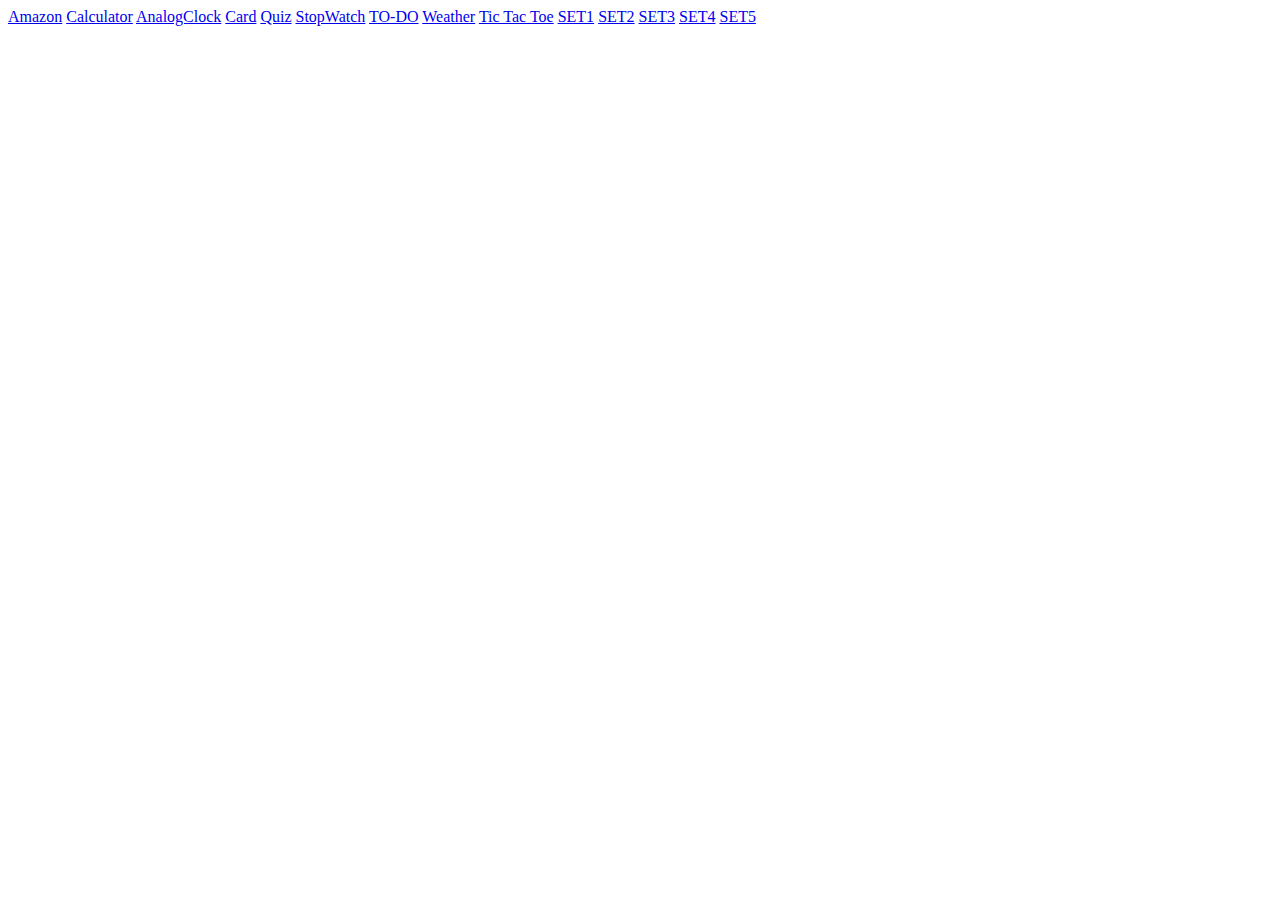
<file: index.html>
<!DOCTYPE html>
<html lang="en">
  <head>
    <meta charset="UTF-8" />
    <meta name="viewport" content="width=device-width, initial-scale=1.0" />
    <title>Document</title>
  </head>
  <body>
    <a href="./Amazon/index.html">Amazon</a>
    <a href="./Calculator/index.html">Calculator</a>
    <a href="./AnalogClock/index.html">AnalogClock</a>
    <a href="./card hover animation/index.html">Card</a>
    <a href="./Quiz/index.html">Quiz</a>
    <a href="./StopWatch/index.html">StopWatch</a>
    <a href="./TO-DO/index.html">TO-DO</a>
    <a href="./Weather/index.html">Weather</a>
    <a href="./Tik Tac Toe/index.html">Tic Tac Toe</a>
    <a href="./SET 1/practice set1.html">SET1</a>
    <a href="./SET 2/practice2.html">SET2</a>
    <a href="./SET 3/practice3.html">SET3</a>
    <a href="./SET 4/practice4.html">SET4</a>
    <a href="./SET 5/practice5.html">SET5</a>
  </body>
</html>
</file>
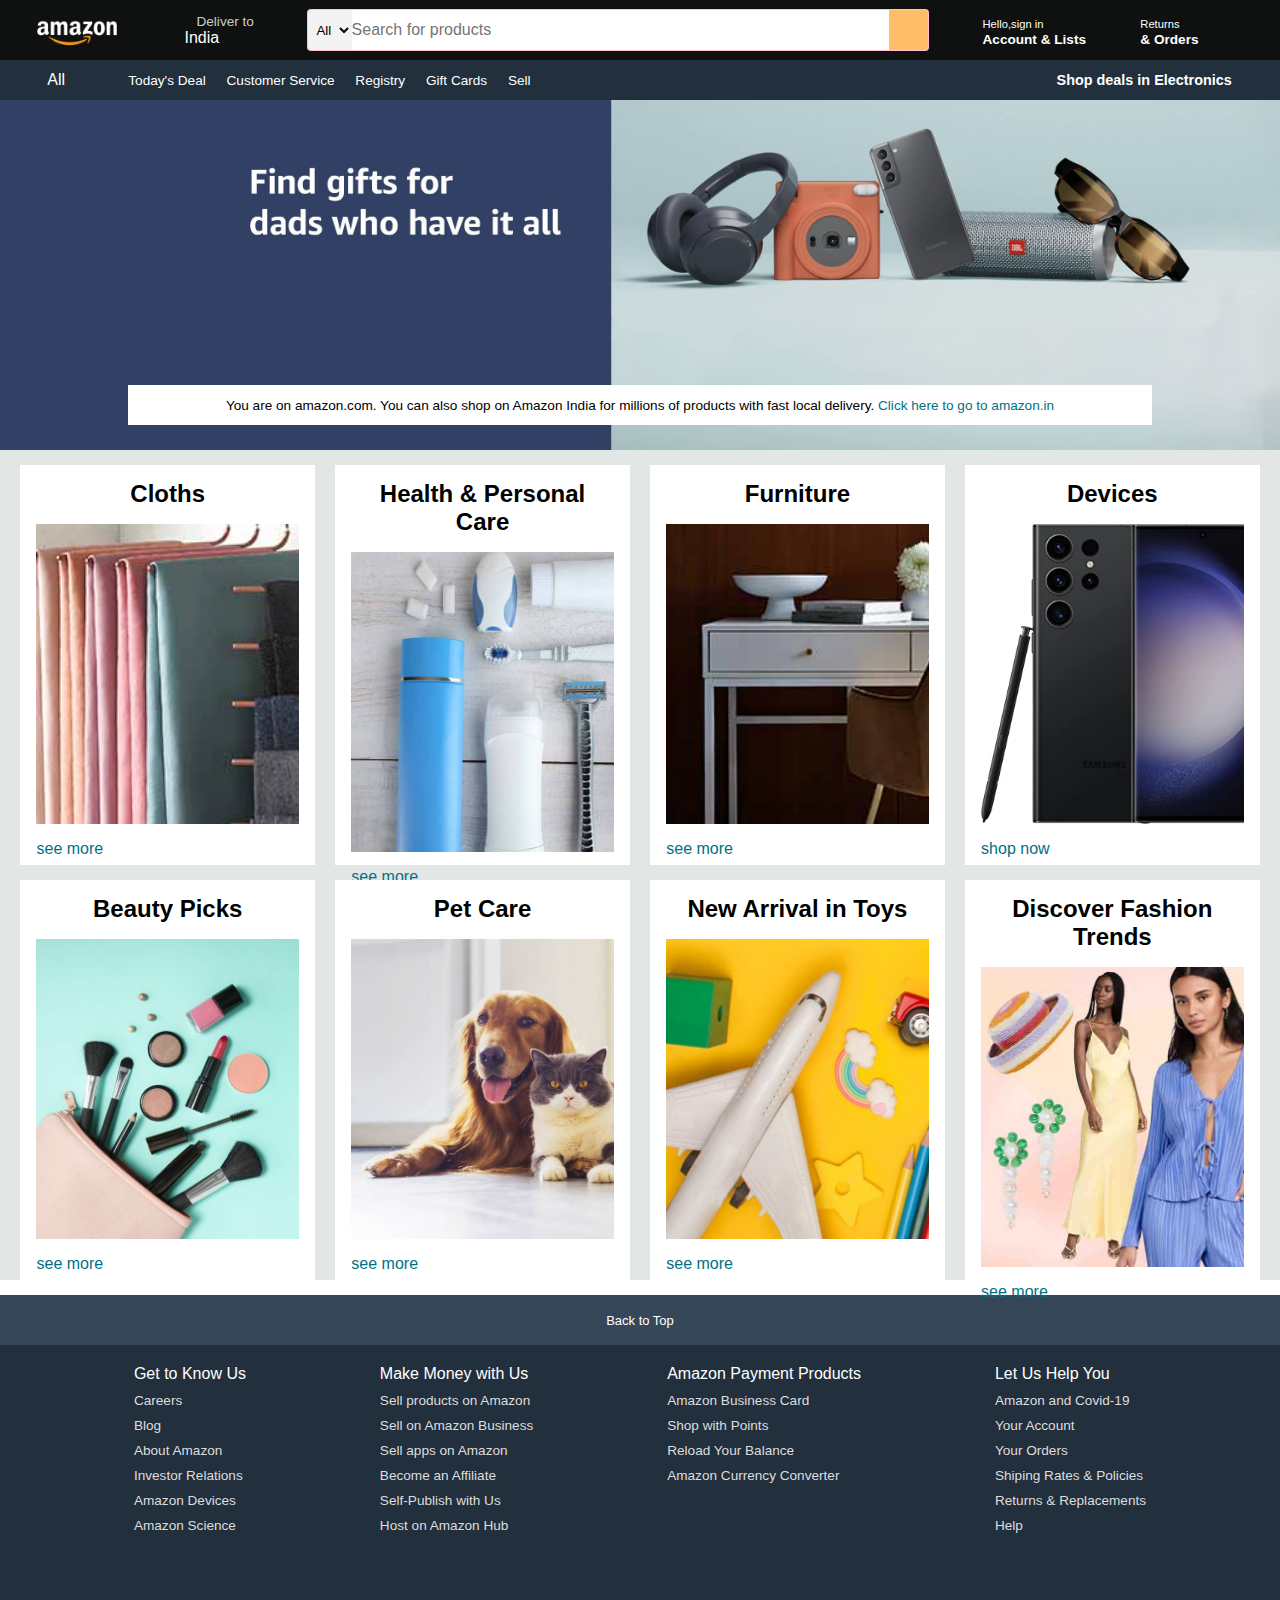
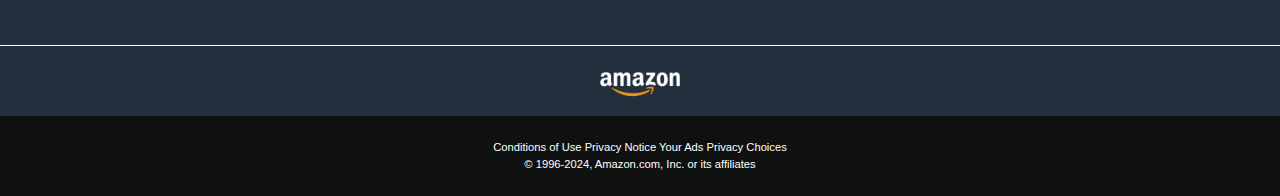
<file: Amazon/index.html>
<!DOCTYPE html>
<html lang="en">
  <head>
    <meta charset="UTF-8" />
    <meta name="viewport" content="width=device-width, initial-scale=1.0" />
    <title>Amazon.com. Spend less, Smile more</title>
    <link
      rel="shortcut icon"
      href="./assets/amazon_favicon.png"
      type="image/x-icon"
    />
    <link rel="stylesheet" href="style.css" />
    <link
      rel="stylesheet"
      href="https://cdnjs.cloudflare.com/ajax/libs/font-awesome/6.5.2/css/all.min.css"
      integrity="sha512-SnH5WK+bZxgPHs44uWIX+LLJAJ9/2PkPKZ5QiAj6Ta86w+fsb2TkcmfRyVX3pB nMFcV7oQPJkl9QevSCWr3W6A=="
      crossorigin="anonymous"
      referrerpolicy="no-referrer"
    />
  </head>
  <body>
    <header>
      <div class="navbar">
        <div class="nav-logo border">
          <div class="logo"></div>
        </div>
        <div class="nav-address border">
          <p class="add-first">Deliver to</p>
          <div class="add-icon">
            <i class="fa-solid fa-location-dot"></i>
            <p class="add-second">India</p>
          </div>
        </div>
        <div class="nav-search border">
          <select class="search-select">
            <option>All</option>
          </select>
          <input placeholder="Search for products" class="search-input" />
          <div class="search-icon">
            <i class="fa-solid fa-magnifying-glass"></i>
          </div>
        </div>
        <div class="nav-signin border">
          <p><span>Hello,sign in </span></p>
          <p class="nav-second">Account & Lists</p>
        </div>
        <div class="nav-return border">
          <p><span>Returns</span></p>
          <p class="nav-second">& Orders</p>
        </div>
        <div class="nav-cart border">
          <i class="fa-solid fa-cart-shopping"></i>
        </div>
      </div>
      <div class="panel">
        <div class="panel-all"><i class="fa-solid fa-bars"></i>All</div>
        <div class="panel-ops">
          <p class="border">Today's Deal</p>
          <p class="border">Customer Service</p>
          <p class="border">Registry</p>
          <p class="border">Gift Cards</p>
          <p class="border">Sell</p>
        </div>
        <div class="panel-deals border">Shop deals in Electronics</div>
      </div>
    </header>
    <div class="hero-section">
      <div class="hero-msg">
        <p>
          You are on amazon.com. You can also shop on Amazon India for millions
          of products with fast local delivery.
          <a href="#">Click here to go to amazon.in</a>
        </p>
      </div>
    </div>
    <div class="shop-section">
      <div class="box1 box">
        <div class="box-content">
          <h2>Cloths</h2>
          <div
            class="box-image"
            style="background-image: url('./assets/box1_image.jpg')"
          ></div>
          <p>see more</p>
        </div>
      </div>
      <div class="box2 box">
        <div class="box-content">
          <h2>Health & Personal Care</h2>
          <div
            class="box-image"
            style="background-image: url('./assets/box2_image.jpg')"
          ></div>
          <p>see more</p>
        </div>
      </div>
      <div class="box3 box">
        <div class="box-content">
          <h2>Furniture</h2>
          <div
            class="box-image"
            style="background-image: url('./assets/box3_image.jpg')"
          ></div>
          <p>see more</p>
        </div>
      </div>
      <div class="box4 box">
        <div class="box-content">
          <h2>Devices</h2>
          <div
            class="box-image"
            style="background-image: url('./assets/box4_image.jpg')"
          ></div>
          <p>shop now</p>
        </div>
      </div>
      <div class="box5 box">
        <div class="box-content">
          <h2>Beauty Picks</h2>
          <div
            class="box-image"
            style="background-image: url('./assets/box5_image.jpg')"
          ></div>
          <p>see more</p>
        </div>
      </div>
      <div class="box6 box">
        <div class="box-content">
          <h2>Pet Care</h2>
          <div
            class="box-image"
            style="background-image: url('./assets/box6_image.jpg')"
          ></div>
          <p>see more</p>
        </div>
      </div>
      <div class="box7 box">
        <div class="box-content">
          <h2>New Arrival in Toys</h2>
          <div
            class="box-image"
            style="background-image: url('./assets/box7_image.jpg')"
          ></div>
          <p>see more</p>
        </div>
      </div>
      <div class="box8 box">
        <div class="box-content">
          <h2>Discover Fashion Trends</h2>
          <div
            class="box-image"
            style="background-image: url('./assets/box8_image.jpg')"
          ></div>
          <p>see more</p>
        </div>
      </div>
    </div>
    <footer>
      <div class="foot-panel1">Back to Top</div>
      <div class="foot-panel2">
        <ul>
          <p>Get to Know Us</p>
          <a href="">Careers</a>
          <a href="#">Blog</a>
          <a href="#">About Amazon</a>
          <a href="#">Investor Relations</a>
          <a href="#">Amazon Devices</a>
          <a href="#">Amazon Science</a>
        </ul>
        <ul>
          <p>Make Money with Us</p>
          <a href="">Sell products on Amazon</a>
          <a href="#">Sell on Amazon Business</a>
          <a href="#">Sell apps on Amazon</a>
          <a href="#">Become an Affiliate</a>
          <a href="#">Self-Publish with Us</a>
          <a href="#">Host on Amazon Hub</a>
        </ul>
        <ul>
          <p>Amazon Payment Products</p>
          <a href="">Amazon Business Card</a>
          <a href="#">Shop with Points</a>
          <a href="#"> Reload Your Balance</a>
          <a href="#">Amazon Currency Converter</a>
        </ul>
        <ul>
          <p>Let Us Help You</p>
          <a href="">Amazon and Covid-19</a>
          <a href="#">Your Account</a>
          <a href="#">Your Orders</a>
          <a href="#">Shiping Rates & Policies</a>
          <a href="#">Returns & Replacements</a>
          <a href="#">Help</a>
        </ul>
      </div>
      <div class="foot-panel3">
        <div class="logo"></div>
      </div>
      <div class="foot-panel4">
        <div class="pages">
          <a href="#">Conditions of Use</a>
          <a href="#">Privacy Notice</a>
          <a href="#">Your Ads Privacy Choices </a>
        </div>
        <div class="copyright">
          © 1996-2024, Amazon.com, Inc. or its affiliates
        </div>
      </div>
    </footer>
  </body>
</html>
</file>
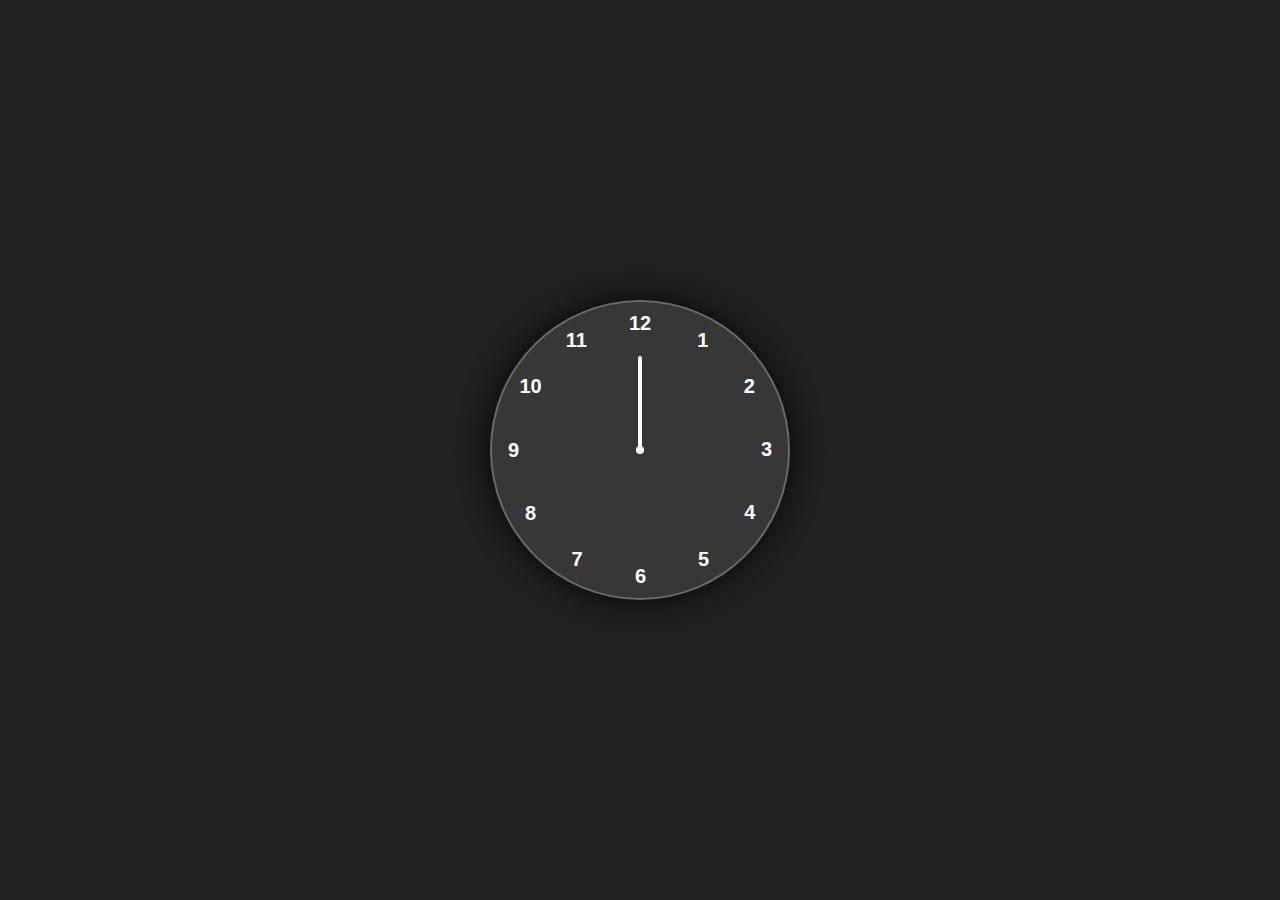
<file: AnalogClock/index.html>
<!DOCTYPE html>
<html lang="en">
  <head>
    <meta charset="UTF-8" />
    <meta http-equiv="X-UA-Compatible" content="IE=edge" />
    <meta name="viewport" content="width=device-width, initial-scale=1.0" />
    <link rel="stylesheet" href="style.css" />
    <title>Analog Clock</title>
  </head>

  <body>
    <div class="container">
      <div class="clock">
        <div style="--clr: #ff3d58; --h: 74px" id="hour" class="hand">
          <i></i>
        </div>
        <div style="--clr: #00a6ff; --h: 84px" id="min" class="hand">
          <i></i>
        </div>
        <div style="--clr: #ffffff; --h: 94px" id="sec" class="hand">
          <i></i>
        </div>

        <span style="--i: 1"><b>1</b></span>
        <span style="--i: 2"><b>2</b></span>
        <span style="--i: 3"><b>3</b></span>
        <span style="--i: 4"><b>4</b></span>
        <span style="--i: 5"><b>5</b></span>
        <span style="--i: 6"><b>6</b></span>
        <span style="--i: 7"><b>7</b></span>
        <span style="--i: 8"><b>8</b></span>
        <span style="--i: 9"><b>9</b></span>
        <span style="--i: 10"><b>10</b></span>
        <span style="--i: 11"><b>11</b></span>
        <span style="--i: 12"><b>12</b></span>
      </div>
    </div>

    <script src="script.js"></script>
  </body>
</html>
</file>
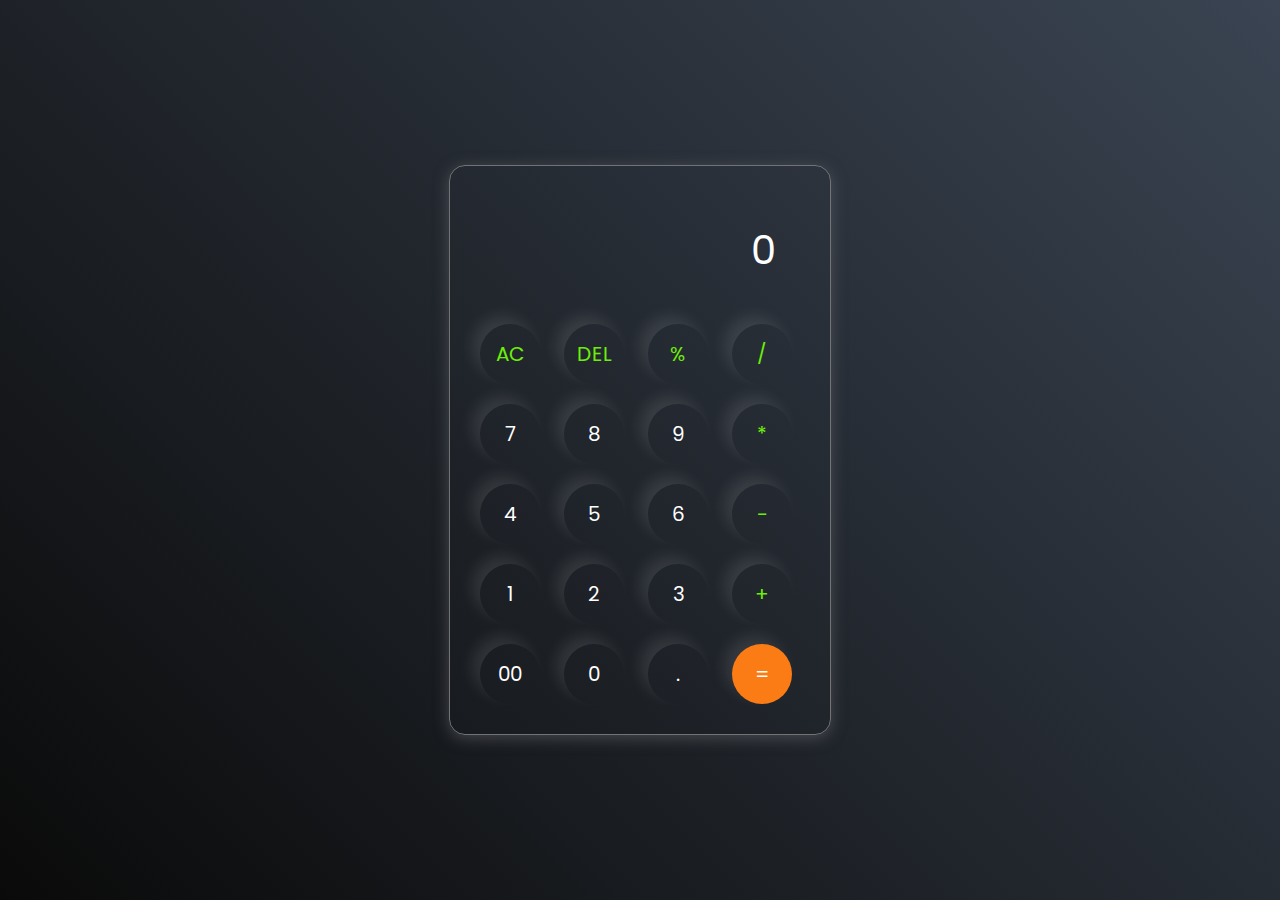
<file: Calculator/index.html>
<!DOCTYPE html>
<html lang="en">
  <head>
    <meta charset="UTF-8" />
    <meta http-equiv="X-UA-Compatible" content="IE=edge" />
    <meta name="viewport" content="width=device-width, initial-scale=1.0" />
    <link rel="stylesheet" href="style.css" />
    <title>Calculator - By Code Traversal</title>
  </head>
  <body>
    <div class="container">
      <div class="calculator">
        <input type="text" id="inputBox" placeholder="0" />
        <div>
          <button class="button operator">AC</button>
          <button class="button operator">DEL</button>
          <button class="button operator">%</button>
          <button class="button operator">/</button>
        </div>
        <div>
          <button class="button">7</button>
          <button class="button">8</button>
          <button class="button">9</button>
          <button class="button operator">*</button>
        </div>
        <div>
          <button class="button">4</button>
          <button class="button">5</button>
          <button class="button">6</button>
          <button class="button operator">-</button>
        </div>
        <div>
          <button class="button">1</button>
          <button class="button">2</button>
          <button class="button">3</button>
          <button class="button operator">+</button>
        </div>

        <div>
          <button class="button">00</button>
          <button class="button">0</button>
          <button class="button">.</button>
          <button class="button equalBtn">=</button>
        </div>
      </div>
    </div>

    <script src="script.js"></script>
  </body>
</html>
</file>
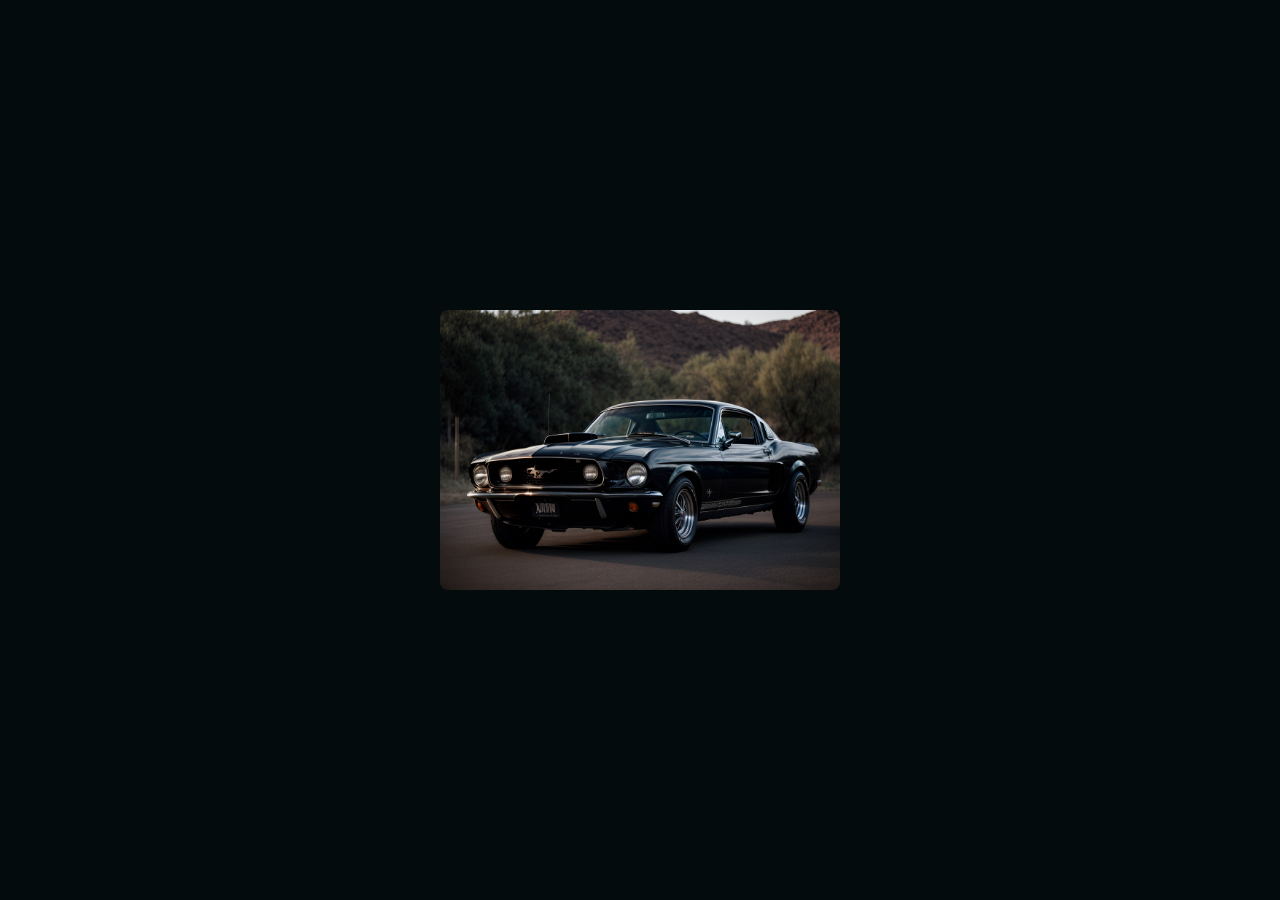
<file: card hover animation/index.html>
<!DOCTYPE html>
<html lang="en">
  <head>
    <meta charset="UTF-8" />
    <meta http-equiv="X-UA-Compatible" content="IE=edge" />
    <meta name="viewport" content="width=device-width, initial-scale=1.0" />
    <title>Card Hover Effect</title>
    <link rel="stylesheet" href="style.css" />
  </head>
  <body>
    <div class="card">
      <div class="image-box">
        <img src="./image.jpg" />
      </div>
      <div class="content">
        <h2>Ford Mustang 1969</h2>
        <p>
          The 1969 Ford Mustang epitomizes the iconic American muscle car era
          with its sleek design and powerful performance.
        </p>
      </div>
    </div>
  </body>
</html>
</file>
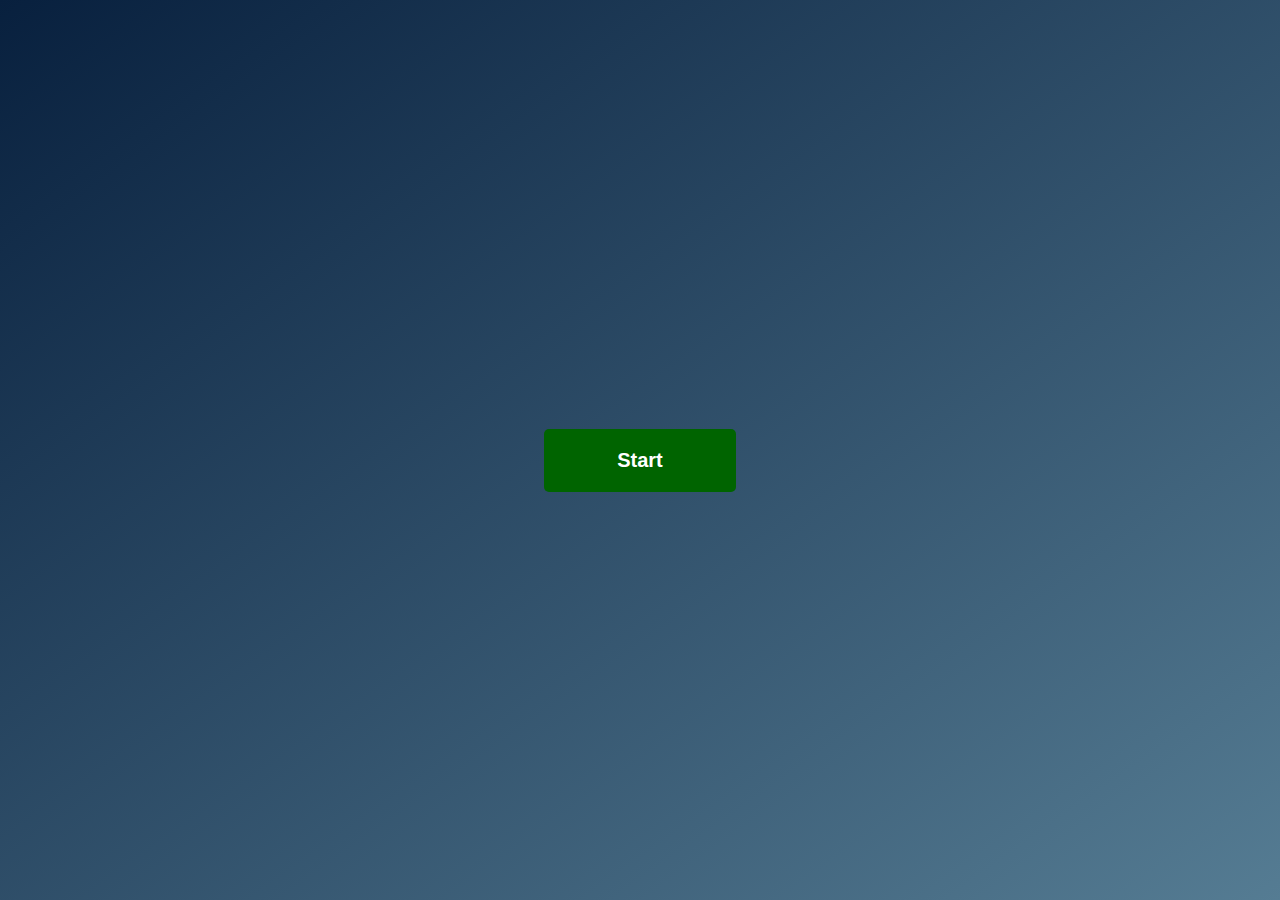
<file: Quiz/index.html>
<!DOCTYPE html>
<html lang="en">
<head>
    <meta charset="UTF-8">
    <meta http-equiv="X-UA-Compatible" content="IE=edge">
    <meta name="viewport" content="width=device-width, initial-scale=1.0">
    <link rel="stylesheet" href="style.css">
    <title>Quiz App using JavaScript</title>
</head>
<body>
    <div class="alert">Alert</div>
    <div class="btn startBtn">Start</div>
    <div class="container">
        <h1>Let's play a Quiz Game</h1>
        <div class="question"></div>
        <div class="choices"></div>
        <button class="btn nextBtn">Next</button>
        <div class="scoreCard"></div>
        <div class="timer"></div>
    </div>

    <script src="script.js"></script>
</body>
</html>
</file>
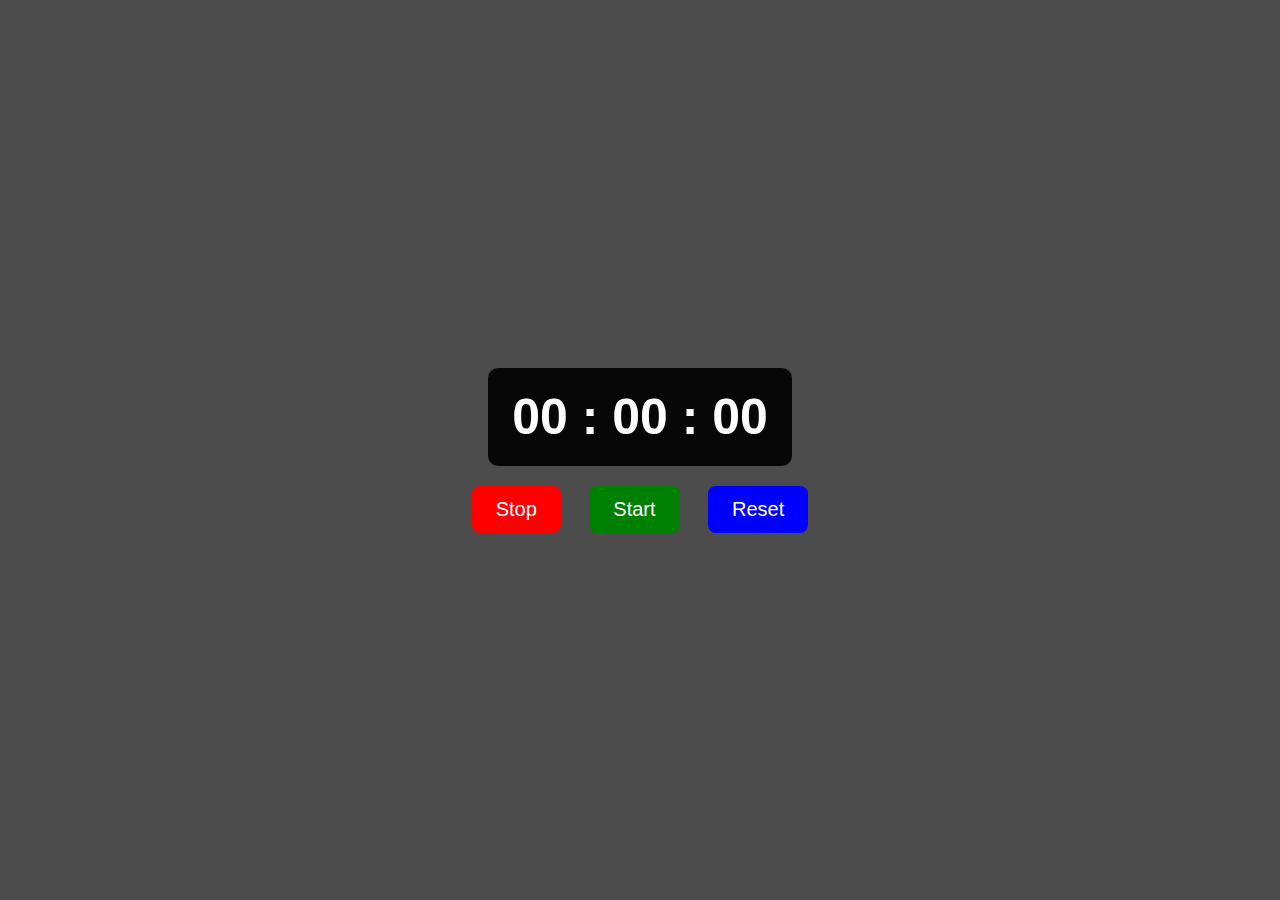
<file: StopWatch/index.html>
<!DOCTYPE html>
<html lang="en">
<head>
    <meta charset="UTF-8">
    <meta http-equiv="X-UA-Compatible" content="IE=edge">
    <meta name="viewport" content="width=device-width, initial-scale=1.0">
    <link rel="stylesheet" href="style.css">
    <title>Stopwatch</title>
</head>
<body>
    <div class="stopwatch">
        <div class="timerDisplay">00 : 00 : 00</div>
    </div>

    <div class="buttons">
        <button id="stopBtn" class="btn" style="--clr:red;">Stop</button>

        <button id="startBtn" class="btn" style="--clr:green">Start</button>

        <button id="resetBtn" class="btn" style="--clr:blue">Reset</button>
    </div>

    <script src="script.js"></script>
</body>
</html>
</file>
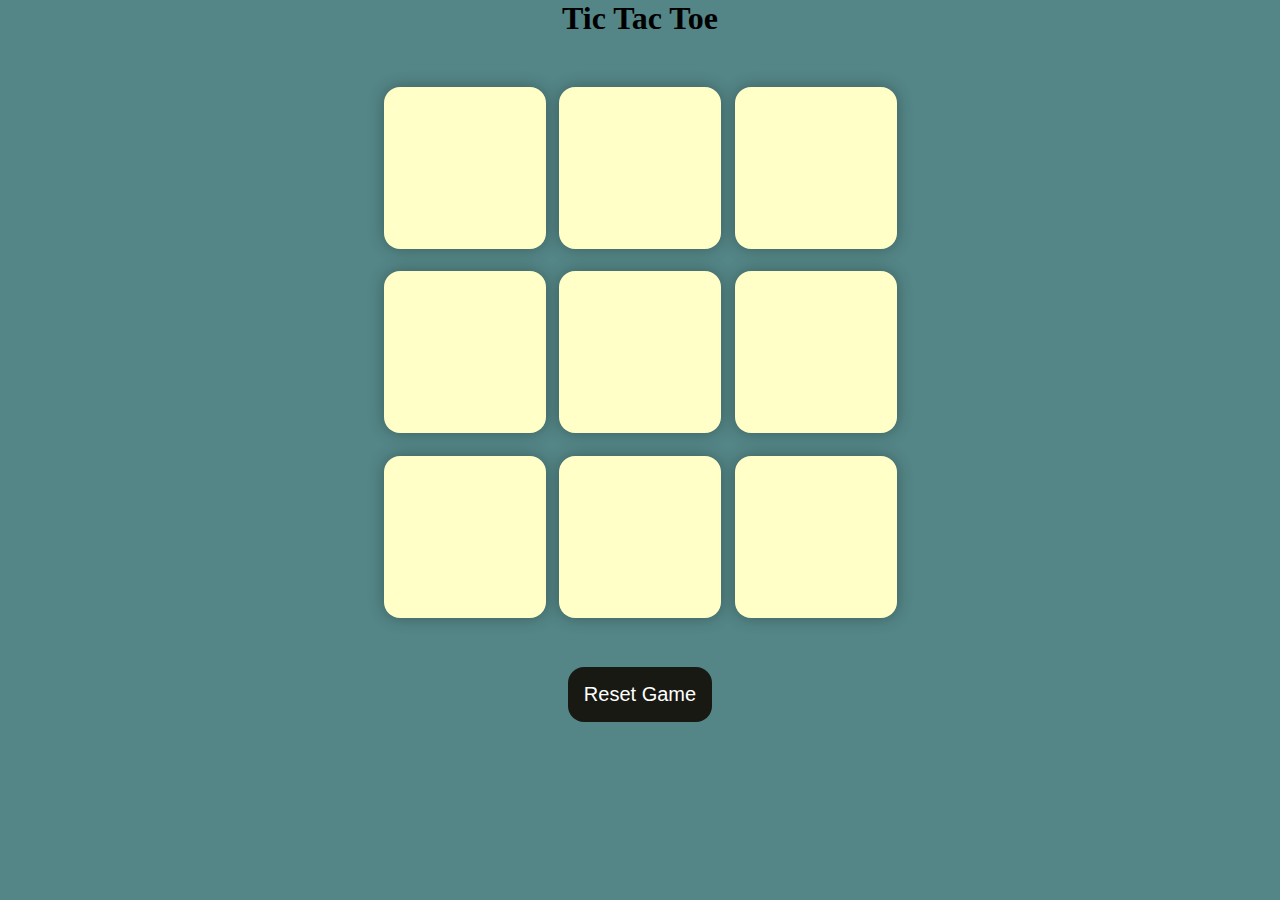
<file: Tik Tac Toe/index.html>
<!DOCTYPE html>
<html lang="en">
  <head>
    <meta charset="UTF-8" />
    <meta name="viewport" content="width=device-width, initial-scale=1.0" />
    <title>Tic-Tac-Toe Game</title>
    <link rel="stylesheet" href="style.css" />
  </head>
  <body>
    <div class="msg-container hide">
      <p id="msg">Winner</p>
      <button id="new-btn">New Game</button>
    </div>
    <main>
      <h1>Tic Tac Toe</h1>
      <div class="container">
        <div class="game">
          <button class="box"></button>
          <button class="box"></button>
          <button class="box"></button>
          <button class="box"></button>
          <button class="box"></button>
          <button class="box"></button>
          <button class="box"></button>
          <button class="box"></button>
          <button class="box"></button>
        </div>
      </div>
      <button id="reset-btn">Reset Game</button>
    </main>
    <script src="script.js"></script>
  </body>
</html>
</file>
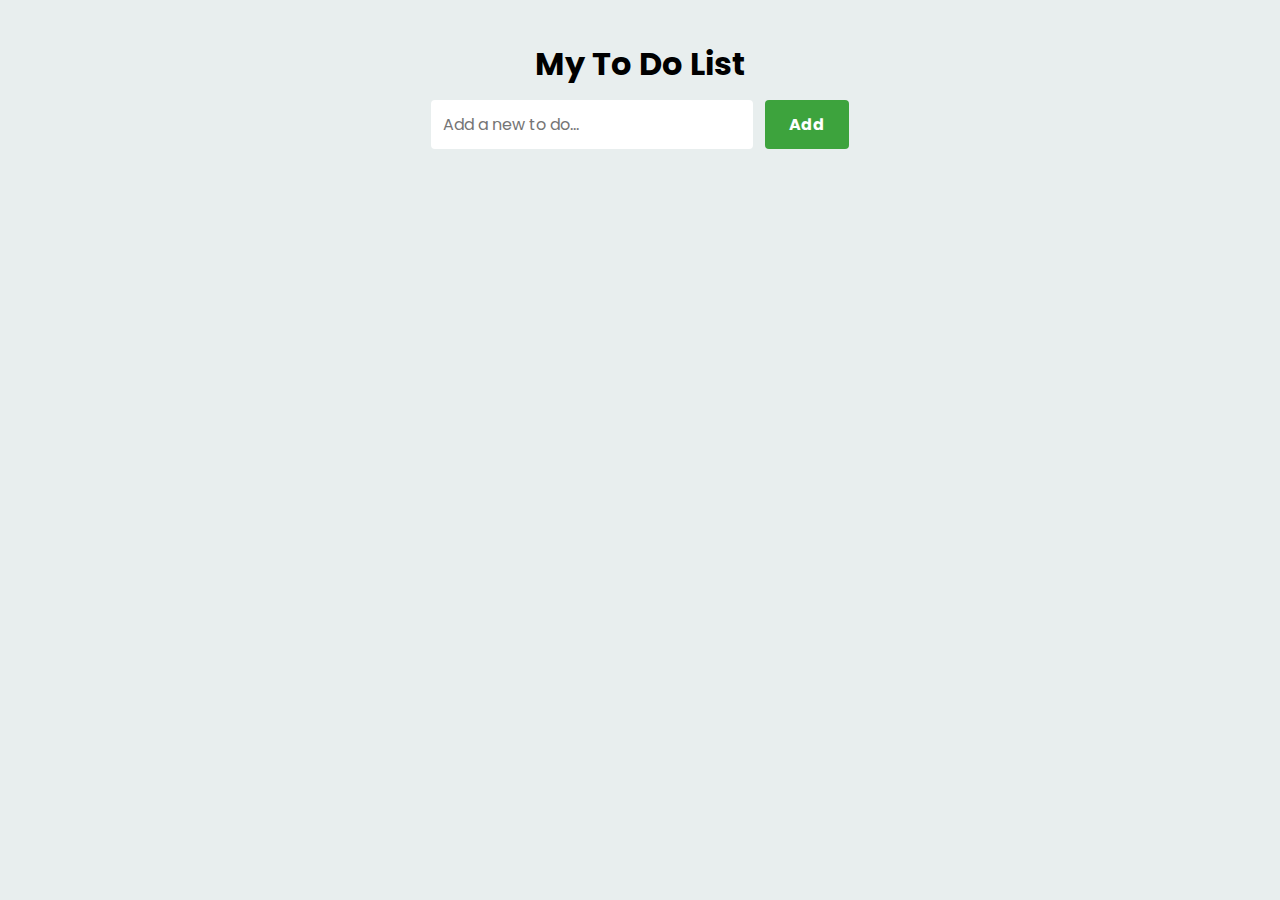
<file: TO-DO/index.html>
<!DOCTYPE html>
<html lang="en">
<head>
    <meta charset="UTF-8">
    <meta http-equiv="X-UA-Compatible" content="IE=edge">
    <meta name="viewport" content="width=device-width, initial-scale=1.0">
    <link rel="stylesheet" href="style.css">
    <title>To Do List - JavaScript Project</title>
</head>
<body>
    <div class="container">
        <div class="input-container">
            <h1>My To Do List</h1>
            <input type="text" placeholder="Add a new to do..." id="inputBox">
            <input type="button" value="Add" id="addBtn">
        </div>

        <ul class="todoList" id="todoList">
            <!-- <li><p>Task1</p></li>
            <li>Task2</li>
            <li>Task3</li> -->
        </ul>
    </div>

    <script src="script.js"></script>
</body>
</html>
</file>
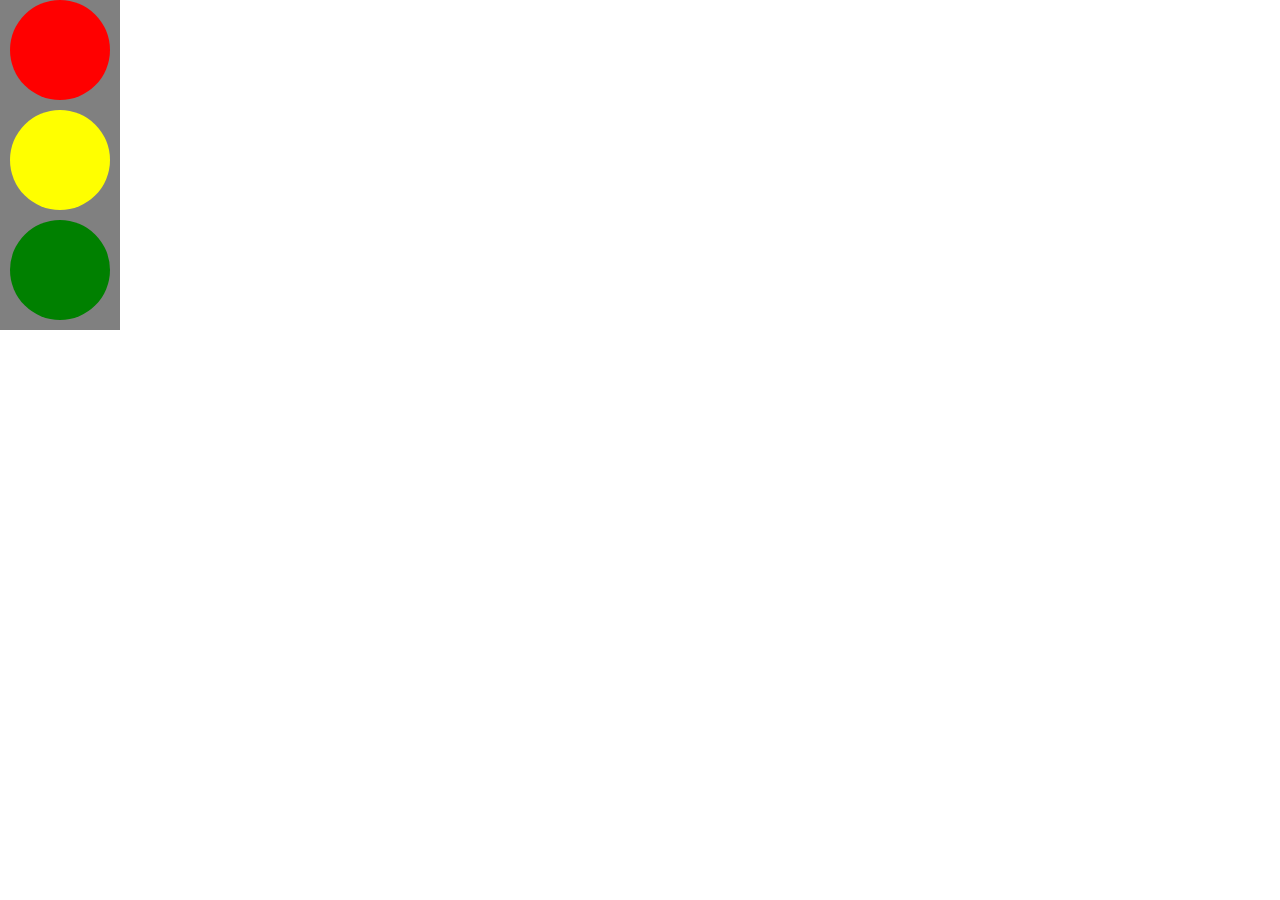
<file: SET 3/practice3.html>
<!DOCTYPE html>
<html lang="en">
  <head>
    <meta charset="UTF-8" />
    <meta name="viewport" content="width=device-width, initial-scale=1.0" />
    <title>SET 3</title>
    <link rel="stylesheet" href="practice3.css">
  </head>
  <body>
    <div>
      <div id="red"></div>
      <div id="yellow"></div>
      <div id="green"></div>
    </div>
  </body>
</html>
</file>
<file: Amazon/style.css>
* {
  margin: 0;
  padding: 0;
  font-family: Arial, Helvetica, sans-serif;
  border: border-box;
}

.navbar {
  height: 60px;
  background-color: #0f1111;
  color: white;
  display: flex;
  align-items: center;
  justify-content: space-around;
}
.nav-logo {
  height: 50px;
  width: 100px;
}

.logo {
  background-image: url("./assets/amazon_logo.png");
  background-size: cover;
  height: 50px;
  width: 100%;
}

.border {
  border: 1.5px solid transparent;
}
.border:hover {
  border: 1.5px solid white;
}

/* box-2 */

.add-first {
  color: #cccccc;
  font-size: 0.85rem;
  margin-left: 15px;
}

.add-second {
  font-size: 1rem;
  margin-left: 3px;
}

.add-icon {
  display: flex;
}

/* box-3 */

.nav-search {
  display: flex;
  justify-content: space-evenly;
  background-color: pink;
  width: 620px;
  height: 40px;
  border-radius: 4px;
  border: border-box;
}

.search-select {
  background-color: #f3f3f3;
  width: 50px;
  text-align: center;
  border-top-left-radius: 4px;
  border-bottom-left-radius: 4px;
  border: none;
}

.search-input {
  width: 100%;
  font-size: 1rem;
  border: none;
}

.search-icon {
  width: 45px;
  display: flex;
  justify-content: center;
  align-items: center;
  font-size: 1.2rem;
  background-color: #febd68;
  border-top-right-radius: 4px;
  border-bottom-right-radius: 4px;
  color: #0f1111;
}

.nav-search:hover {
  border: 2px solid orange;
}

/* box-4 */

span {
  font-size: 0.7rem;
}

.nav-second {
  font-size: 0.85rem;
  font-weight: 700;
}

/* box-6 */

.nav-cart i {
  font-size: 30px;
}

.nav-cart {
  font-size: 0.85rem;
  font-weight: 700;
}

/* panel */

.panel {
  height: 40px;
  background-color: #222f3d;
  display: flex;
  align-items: center;
  justify-content: space-evenly;
  color: white;
}

.panel-ops p {
  display: inline;
  margin-left: 15px;
}

.panel-ops {
  width: 70%;
  font-size: 0.85rem;
}

.panel-deals {
  font-size: 0.9rem;
  font-weight: 700;
}

/* hero-section */

.hero-section {
  background-image: url("./assets/hero_image.jpg");
  background-size: cover;
  height: 350px;
  display: flex;
  justify-content: center;
  align-items: flex-end;
}

.hero-msg {
  background-color: white;
  color: black;
  height: 40px;
  display: flex;
  align-items: center;
  justify-content: center;
  font-size: 0.85rem;
  width: 80%;
  margin-bottom: 25px;
}

.hero-msg a {
  color: #007185;
}

/* shop-section */

.shop-section {
  display: flex;
  flex-wrap: wrap;
  justify-content: space-evenly;
  background-color: #e2e7e6;
}

.box {
  /* border: 2px solid black; */
  height: 400px;
  width: 23%;
  padding: 20px opx 25px;
  background-color: white;
  margin-top: 15px;
}
h2 {
  text-align: center;
  /* justify-content: center; */
  margin-top: 15px;
}
.box-image {
  height: 300px;
  background-size: cover;
  margin-top: 1rem;
  margin-bottom: 1rem;
}

.box-content {
  margin-left: 1rem;
  margin-right: 1rem;
}

.box-content p {
  color: #007185;
}

/* footer */
footer {
  margin-top: 15px;
}

.foot-panel1 {
  background-color: #37475a;
  color: white;
  height: 50px;
  font-weight: 500;
  display: flex;
  justify-content: center;
  align-items: center;
  font-size: 13px;
}

.foot-panel2 {
  background-color: #222f3d;
  color: white;
  height: 300px;
  display: flex;
  justify-content: space-evenly;
}
ul {
  margin-top: 20px;
}

ul a {
  display: block;
  font-size: 0.85rem;
  margin-top: 10px;
  color: #dddddd;
}

.foot-panel3 {
  background-color: #222f3d;
  color: white;
  border-top: 0.5px solid white;
  height: 70px;
  display: flex;
  justify-content: center;
  align-items: center;
}

.logo {
  background-image: url("./assets/amazon_logo.png");
  background-size: cover;
  height: 50px;
  width: 100px;
}

.foot-panel4 {
  background-color: #0f1111;
  color: white;
  height: 80px;
  font-size: 0.7rem;
  text-align: center;
}

.pages {
  padding-top: 25px;
}

.copyright {
  color: white;
  padding-top: 5px;
}

.pages a {
  color: white;
  text-decoration: none;
}
a {
  text-decoration: none;
}
</file>
<file: AnalogClock/style.css>
*{
    margin: 0;
    padding: 0;
    box-sizing: border-box;
    font-family: sans-serif;
    color: #ffffff;
}

body{
    display: flex;
    justify-content: center;
    align-items: center;
    min-height: 100vh;
    background-color: #212121;
}

.container{
    position: relative;
}

.clock{
    width: 300px;
    height: 300px;
    border-radius: 50%;
    background-color: rgba(255, 255, 255, 0.1);
    border: 2px solid rgba(255, 255, 255, 0.25);
    box-shadow: 0px 0px 30px rgba(0, 0, 0, 0.9);
    display: flex;
    justify-content: center;
    align-items: center;
}

.clock span{
    position: absolute;
    transform: rotate(calc(30deg * var(--i))); 
    inset: 12px;
    text-align: center;
}

.clock span b{
    transform: rotate(calc(-30deg * var(--i)));
    display: inline-block;
    font-size: 20px;
}

.clock::before{
    content: '';
    position: absolute;
    width: 8px;
    height: 8px;
    border-radius: 50%;
    background-color: #fff;
    z-index: 2;
}

.hand{
    position: absolute;
    display: flex;
    justify-content: center;
    align-items: flex-end;
}
.hand i{
    position: absolute;
    background-color: var(--clr);
    width: 4px;
    height: var(--h);
    border-radius: 8px;
}
</file>
<file: Calculator/style.css>
@import url('https://fonts.googleapis.com/css2?family=Poppins:wght@500&display=swap');

*{
    margin: 0;
    padding: 0;
    box-sizing: border-box;
    font-family: 'Poppins', sans-serif;
}

body{
    width: 100%;
    height: 100vh;
    display: flex;
    justify-content: center;
    align-items: center;
    background: linear-gradient(45deg, #0a0a0a, #3a4452);
}

.calculator{
    border: 1px solid #717377;
    padding: 20px;
    border-radius: 16px;
    background: transparent;
    box-shadow: 0px 3px 15px rgba(113, 115, 119, 0.5);

}

input{
    width: 320px;
    border: none;
    padding: 24px;
    margin: 10px;
    background: transparent;
    box-shadow: 0px 3px 15px rgbs(84, 84, 84, 0.1);
    font-size: 40px;
    text-align: right;
    cursor: pointer;
    color: #ffffff;
}

input::placeholder{
    color: #ffffff;
}

button{
    border: none;
    width: 60px;
    height: 60px;
    margin: 10px;
    border-radius: 50%;
    background: transparent;
    color: #ffffff;
    font-size: 20px;
    box-shadow: -8px -8px 15px rgba(255, 255, 255, 0.1);
    cursor: pointer;
}

.equalBtn{
    background-color: #fb7c14;
}

.operator{
    color: #6dee0a;
}
</file>
<file: card hover animation/style.css>
@import url("https://fonts.googleapis.com/css2?family=Inter:wght@300;400;600&display=swap");

* {
  margin: 0;
  padding: 0;
  box-sizing: border-box;
}

body {
  height: 100vh;
  background-color: #030b0d;
  display: grid;
  place-items: center;
  font-family: "Inter", sans-serif;
  color: white;
}

.card {
  width: 400px;
  aspect-ratio: 1 / 0.7;
  border-radius: 8px;
  position: relative;
  cursor: pointer;
}
.card .image-box {
  width: 100%;
  height: 100%;
  border-radius: inherit;
}
.card .image-box img {
  width: 100%;
  height: 100%;
  object-fit: cover;
  object-position: 50% 90%;
  border-radius: inherit;
  transition: 0.5s ease-in-out;
}

.card::after {
  content: "";
  position: absolute;
  inset: 0;
  border: 2px solid white;
  border-radius: inherit;
  opacity: 0;
  transition: 0.4s ease-in-out;
}

.card:hover img {
  filter: grayscale(1) brightness(0.4);
}
.card:hover::after {
  opacity: 1;
  inset: 20px;
}

.content {
  width: 80%;
  position: absolute;
  top: 50%;
  left: 50%;
  transform: translate(-50%, -50%);
  text-align: center;
}

.content h2,
.content p {
  opacity: 0;
  transition: 0.4s 0.2s ease;
}
.content h2 {
  margin-bottom: 12px;
  scale: 0.7;
}
.content p {
  font-size: 14px;
  line-height: 1.5;
  color: #d1d1d1;
  transform: translateY(50%);
}
.card:hover .content h2 {
  scale: 1;
  opacity: 1;
}
.card:hover .content P {
  opacity: 1;
  transform: translateY(0);
}
</file>
<file: Quiz/style.css>
* {
    margin: 0;
    padding: 0;
    box-sizing: border-box;
    font-family: Verdana, Geneva, Tahoma, sans-serif;
}

body {
    width: 100%;
    height: 100vh;
    background: linear-gradient(to right bottom, #08203e, #557c93);
    color: #fff;
    display: grid;
    place-items: center;
}

.container {
    width: 80%;
    max-width: 850px;
    padding: 30px;
    text-align: center;
    display: none;
}

.container h1 {
    font-size: 36px;
    margin-bottom: 40px;
    text-decoration: underline;
    text-underline-offset: 8px;
}

.container .question {
    font-size: 26px;
    margin-top: 20px;
}

.container .choices {
    margin-top: 20px;
}

.choice {
    font-size: 20px;
    background-color: #eee;
    color: #000;
    margin: 10px auto;
    padding: 10px;
    border-radius: 5px;
    text-align: left;
    width: 60%;
    cursor: pointer;
    opacity: 0;
    transform: translateY(50%);
    animation: fade-in 0.5s ease forwards;
}

.choice:hover{
    background-color: #ddd;
}

.choice.selected{
    background-color: #007bff;
    color: #fff;
}

.btn{
    width: 60%;
    font-size: 20px;
    font-weight: 600;
    padding: 12px 20px;
    margin: 20px auto 0 auto;
    background-color: #006400;
    color: #fff;
    border: none;
    border-radius: 5px;
    cursor: pointer;
}

.btn:hover{
    background-color: #08780c;
}

.scoreCard{
    font-size: 24px;
    margin-top: 20px;
}

.alert{
    background-color: #5d9b63;
    border-radius: 5px;
    width: 100%;
    padding: 12px;
    position: absolute;
    top: 0;
    display: none;
}

.startBtn{
    width: 15%;
    padding-block: 20px;
    text-align: center;
}

.timer{
    position: absolute;
    top: 20px;
    right: 20px;
    width: 72px;
    height: 72px;
    border-radius: 50%;
    background-color: #08203e;
    border: 2px solid #f00;
    font-size: 24px;
    font-weight: 600;
    padding: 12px;
    display: flex;
    justify-content: center;
    align-items: center;
    animation: pulse 1s ease-in-out infinite;
}

/* Adding Animation to Timer */
@keyframes pulse{
    0%{
        transform: scale(1);
    }
    50%{
        transform: scale(1.2);
    }
    100%{
        transform: scale(1);
    }
}

/* Adding Animation to choices */
@keyframes fade-in{
    0%{
        opacity: 0;
        transform: translateY(50%);
    }
    100%{
        opacity: 1;
        transform: translateY(0);
    }
}

@media screen and (max-width:900px){
    .container {
        width: 100%;
        margin-top: 50px;
    }
    .container h1{
        font-size: 24px;
    }
    .container .question{
        font-size: 22px;
    }

    .timer{
        width: 50px;
        height: 50px;
        font-size: 20px;
    }

    .startBtn{
        width: 50%;
    }
}
</file>
<file: StopWatch/style.css>
*{
    margin: 0;
    padding: 0;
    box-sizing: border-box;
    font-family: Verdana, Geneva, Tahoma, sans-serif;
}

body{
    background-color: rgba(0, 0, 0, 0.7);
    color: #ffffff;
    display: flex;
    justify-content: center;
    align-items: center;
    min-height: 100vh;
    flex-direction: column;
}

.stopwatch{
    background-color: rgba(0, 0, 0, 0.9);
    padding: 20px 24px;
    border-radius: 10px;
}

.timerDisplay{
    font-size: 50px;
    font-weight: 600;
}

.buttons{
    margin-top: 20px;
}

.btn{
    font-size: 20px;
    background: none;
    border: none;
    color: #fff;
    background-color: var(--clr);
    padding: 12px 24px;
    margin-inline: 12px;
    border-radius: 8px;
    cursor: pointer;
}
</file>
<file: Tik Tac Toe/style.css>
* {
    margin: 0;
    padding: 0;
  }
  
  body {
    background-color: #548687;
    text-align: center;
  }
  
  .container {
    height: 70vh;
    display: flex;
  
    justify-content: center;
    align-items: center;
  }
  
  .game {
    height: 60vmin;
    width: 60vmin;
    display: flex;
    flex-wrap: wrap;
    justify-content: center;
    align-items: center;
    gap: 1.5vmin;
  }
  
  .box {
    height: 18vmin;
    width: 18vmin;
    border-radius: 1rem;
    border: none;
    box-shadow: 0 0 1rem rgba(0, 0, 0, 0.3);
    font-size: 8vmin;
    color: #b0413e;
    background-color: #ffffc7;
  }
  
  #reset-btn {
    padding: 1rem;
    font-size: 1.25rem;
    background-color: #191913;
    color: #fff;
    border-radius: 1rem;
    border: none;
  }
  
  #new-btn {
    padding: 1rem;
    font-size: 1.25rem;
    background-color: #191913;
    color: #fff;
    border-radius: 1rem;
    border: none;
  }
  
  #msg {
    color: #ffffc7;
    font-size: 5vmin;
  }
  
  .msg-container {
    height: 100vmin;
    display: flex;
    justify-content: center;
    align-items: center;
    flex-direction: column;
    gap: 4rem;
  }
  
  .hide {
    display: none;
  }
</file>
<file: TO-DO/style.css>
@import url('https://fonts.googleapis.com/css2?family=Poppins&display=swap');

*{
    margin: 0;
    padding: 0;
    box-sizing: border-box;
    font-family: 'Poppins', sans-serif;
}

body{
    background-color: rgb(232, 238, 238);
}

.container{
    display: flex;
    flex-direction: column;
    justify-content: center;
    align-items: center;
    margin-top: 20px;
}

.input-container{
    width: 100%;
    max-width: 500px;
    text-align: center;
    padding: 20px;
}

.input-container input{
    border: none;
    outline: none;
    padding: 12px;
    margin-block: 12px;
    border-radius: 4px;
    font-size: 16px;
}

.input-container input[type="text"]{
    width: 70%;
}

.input-container input[type="button"]{
    background-color: #3da33d;
    color: #fff;
    font-weight: 700;
    margin-left: 8px;
    cursor: pointer;
    padding: 12px 24px;
}

.input-container input[type="button"]:hover{
    background-color: #60b160;
}

ul{
    width: 70%;
    max-width: 450px;
    /* display: flex;
    justify-content: center;
    flex-direction: column;
    align-items: center; */
}

ul li{
    list-style-type: none;
    cursor: pointer;
    margin-block-end: 12px;
    border-radius: 8px;
    border: 0.125px solid #a19f9f;
    padding: 6px 12px;
    background-color: #ffffff;
    display: flex;
    align-items: center;
    justify-content: space-between;
    transition: background-color 0.5s;
}

ul li:hover{
    background-color: #cbcaca;
}

ul li p{
    flex-grow: 1;
    padding: 2px;
}
.btn{
    border: none;
    outline: none;
    font-size: 16px;
    background: none;
    font-weight: 600;
    cursor: pointer;
    padding: 8px;
}

.deleteBtn{
    color: #ff0000;
}

.editBtn{
    color: #008000;
}
</file>
<file: SET 3/practice3.css>
*{
    margin: 0;
    padding: 0;
}
div{
    background-color: grey;
    height: 330px;
    width: 120px;
}
#red{
    width: 100px;
    height: 100px;
    background-color: red;
    border-radius: 50%;
    margin: 0 10px 10px 10px;
    
}

#yellow{
    width: 100px;
    height: 100px;
    background-color: yellow;
    border-radius: 50%;
    margin: 10px;
}

#green{
    width: 100px;
    height: 100px;
    background-color: green;
    border-radius: 50%;
    margin: 10px;
}
</file>
